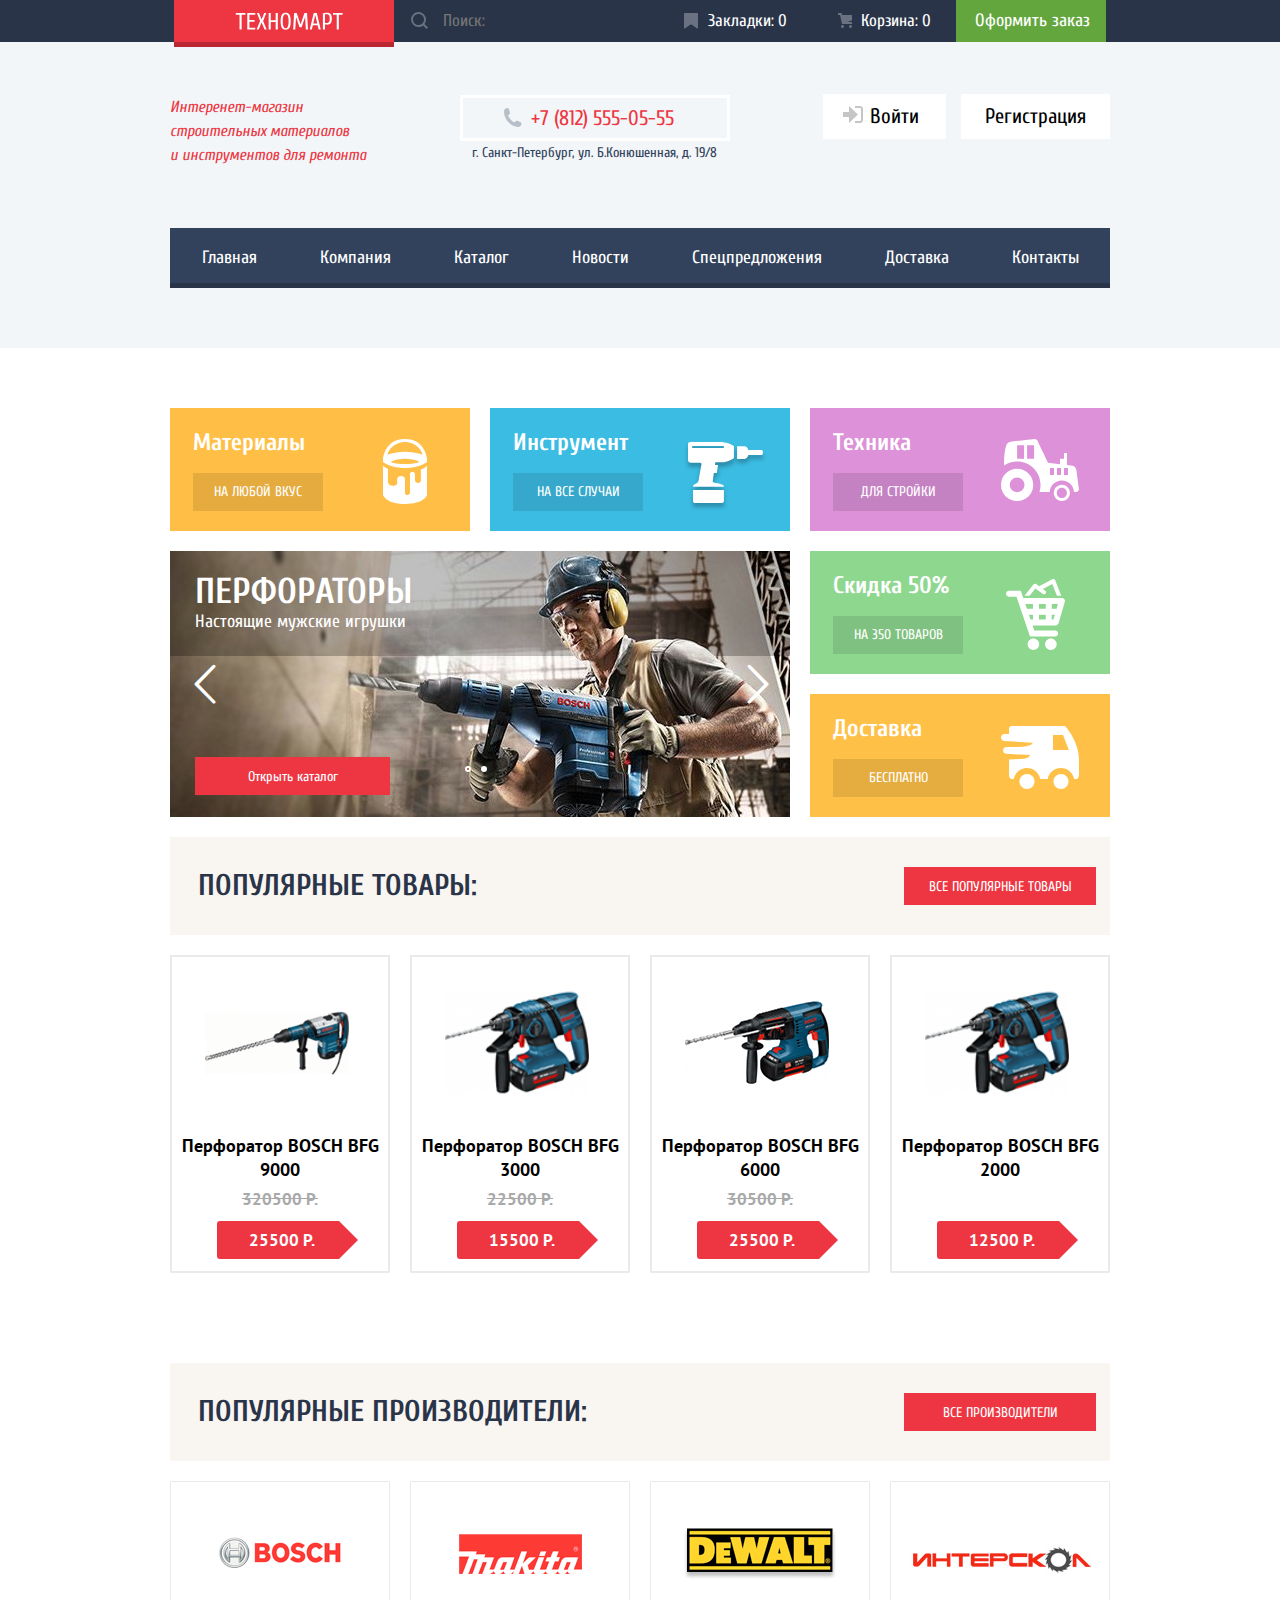
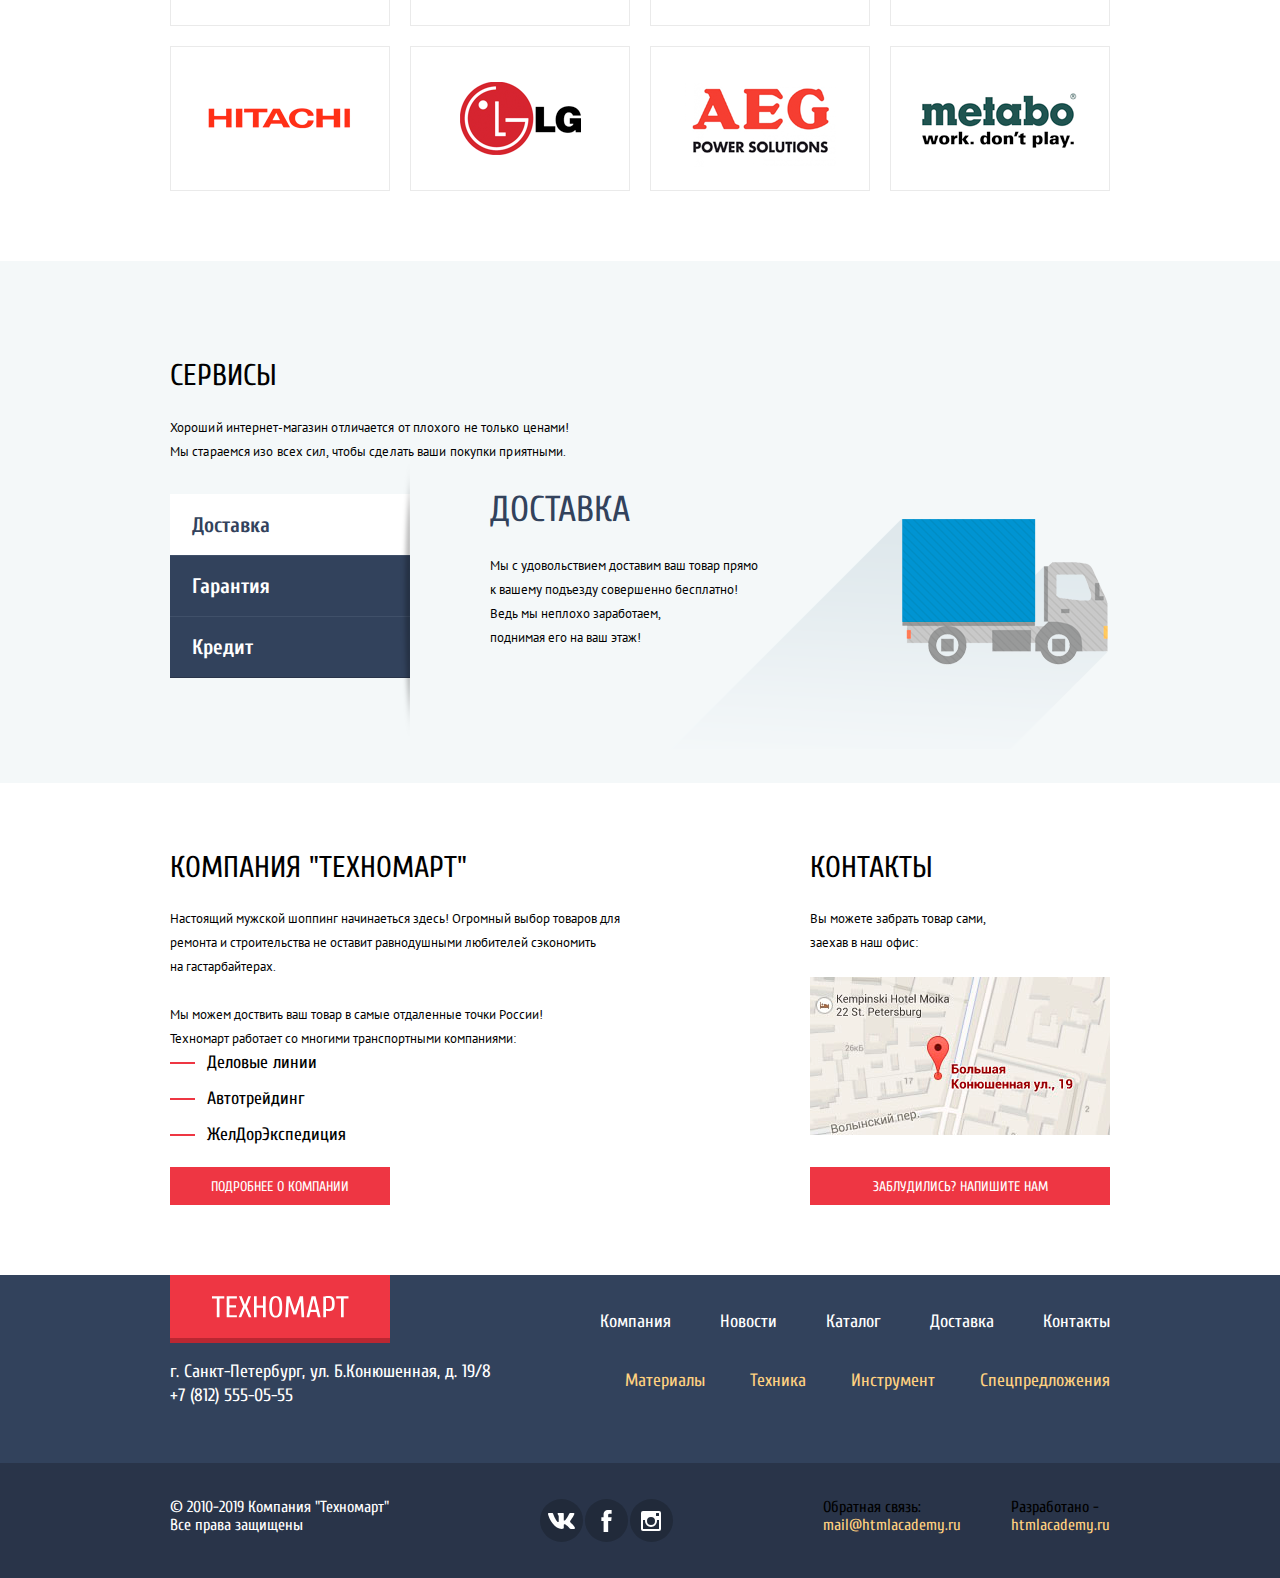
<file: index.html>
<!DOCTYPE html>
<html lang="ru" class="page">
  <head>
    <meta charset="utf-8">
    <title>HTML Academy: Техномарт</title>
	<link href="css/normalize.css" rel="stylesheet">
	<link href="css/style.min.css" rel="stylesheet">
	<link href="https://fonts.googleapis.com/css?family=Cuprum:400,400i,700" rel="stylesheet">
	<link href="https://fonts.googleapis.com/css?family=PT+Sans:400,700" rel="stylesheet">
  </head>
  <body>
	<header class="main-header">
		<div class="header-bar-wrapper">
			<div class="header-bar">
				<div class="logo-in-header">
					<a href="#"><img src="img/logo.svg" alt="Логотип Техномарт"></a>
				</div>
				<form action="https://echo.htmlacademy.ru" method="get" class="form-search">
					<input type="search" id="search-field" class="search-field" aria-label="Поиск по сайту" placeholder="Поиск:">
					<svg class="search-field-svg" width="17" height="17" viewBox="0 0 17 17">
						<path d="M17 15.586l-3.542-3.542A7.465 7.465 0 0 0 15 7.5 7.5 7.5 0 1 0 7.5 15c1.71 0 3.282-.579 4.544-1.542L15.586 17 17 15.586zM2 7.5C2 4.467 4.467 2 7.5 2 10.532 2 13 4.467 13 7.5c0 3.032-2.468 5.5-5.5 5.5A5.506 5.506 0 0 1 2 7.5z" fill="#ffffff">
						</path>
					</svg>
				</form>
				<a href="#" class="buttom-header-bookmarks">Закладки: 0</a>
				<a href="#" class="buttom-header-basket">Корзина: <span class="count">0</span></a>
				<a href="#" class="buttom-header-order">Оформить заказ</a>
			</div>
		</div>
		<div class="header-content-wrap">
			<div class="header-content">
				<div class="text-in-header">
					<p> Интеренет-магазин<br> строительных материалов<br> и инструментов для ремонта</p>
				</div>
				<section class="contacts-in-header">
					<h2 class="visually-hidden">Наши контакты</h2>
					<div class="contact-phone-wrap">
						<span class="contact-phone">+7 (812) 555-05-55</span>
					</div>
					<div class="adress">
						г. Санкт-Петербург, ул. Б.Конюшенная, д. 19/8
					</div>
				</section>
				<div class="user-block">
					<a href="#" class="user-entry">
						<svg width="21" height="17" viewBox="0 0 21 17" fill="none" xmlns="http://www.w3.org/2000/svg">
						<path d="M14.875 8.5L6 0V6H0V11H6V17L14.875 8.5Z" fill="#C5C5C5"/>
						<path d="M16.986 15.01H11.959V17H16.986C19.164 17 19.99 15.19 20.015 13.974V3.028C19.99 1.811 19.164 0 16.986 0H11.959V1.99H16.986C17.825 1.99 17.978 2.671 17.996 3.047V13.951C17.979 14.327 17.825 15.01 16.986 15.01Z" fill="#C5C5C5"/>
						</svg>Войти
					</a>
					<a href="#" class="user-registration">Регистрация</a>
				</div>
			</div>
	
			<nav>
				<ul class="main-navigation">
					<li class="main-navigation-item"><a href="#">Главная</a></li>
					<li class="main-navigation-item"><a href="#">Компания</a></li>
					<li class="main-navigation-item"><a href="catalog.html">Каталог</a></li>
					<li class="main-navigation-item"><a href="#">Новости</a></li>
					<li class="main-navigation-item"><a href="#">Спецпредложения</a></li>
					<li class="main-navigation-item"><a href="#">Доставка</a></li>
					<li class="main-navigation-item"><a href="#">Контакты</a></li>
				</ul>
			</nav>
		</div>
	</header>
	
	<main class="main-content">
		<section class="category-discount-slider">
			<h2 class="visually-hidden">Продукты и усулуги интерент-магазина</h2>
			<ul class="category-list list">
				<li class="category-item category-1">
					<h3>Материалы</h3>
					<a href="#">На любой вкус</a>
				</li>
				<li class="category-item category-2">
					<h3>Инструмент</h3>
					<a href="catalog.html">На все случаи</a>
				</li>
				<li class="category-item category-3">
					<h3>Техника</h3>
					<a href="#">Для стройки</a>
				</li>
			</ul>
			<section class="features-slider features-col-left">
				<input type="radio" class="features-slider-btn-1" id="features-slider-btn-1" name="features-toggle" checked>
                <input type="radio" class="features-slider-btn-2" id="features-slider-btn-2" name="features-toggle">
                <div class="features-slider-arrows">
                    <a class="features-slider-arrow icon-left" data-direction="left" href="#"></a>
                    <a class="features-slider-arrow icon-right" data-direction="right" href="#"></a>
                </div>
                <div class="features-slider-controls">
                    <label class="features-slider-control control-1" for="features-slider-btn-1"></label>
                    <label class="features-slider-control control-2" for="features-slider-btn-2"></label>
                </div>
                <div class="features-slider-inner">
                    <div class="features-slides">
                        <div class="features-slide">
                            <h2 class="features-slide-title">Перфораторы</h2>
                            <p class="features-slide-text">Настоящие мужские игрушки</p>
                            <a href="catalog.html" class="features-slide-btn btn">Открыть каталог</a>
                        </div>
                         <div class="features-slide ">
                            <h2 class="features-slide-title">Дрели</h2>
                            <p class="features-slide-text">Соседям на радость!</p>
                            <a href="catalog.html" class="features-slide-btn btn">Открыть каталог</a>
                        </div>
                    </div>
                </div>
			</section>
			<ul class="discount-list list">
				<li class="discount-item discount-1">
					<h3>Скидка 50%</h3>
					<a href="#">на 350 товаров</a>
				</li>
				<li class="discount-item discount-2">
					<h3>Доставка</h3>
					<a href="#">бесплатно</a>
				</li>
				
			</ul>
		</section>
	
		<article class="popular-products">
            <header>
                <h2>Популярные товары:</h2>
                <a href="catalog.html" class="buttom-all-products">Все популярные товары</a>
            </header>
           <section>
			<h2 class="visually-hidden">Список перфораторов</h2>
			<ul class="popular-product-list list">
				<li class="product-item">
					<img src="img/hummer-drill bosch bfg 9000.jpg" width="184" height="164" alt="Фото перфоратора BOSCH BFG 9000">
					<div class="product-name-wrapper"><a href="#" class="product-name">Перфоратор BOSCH BFG 9000</a></div>
					<p class="old-price">320500 P.</p>
					<p class="new-price">25500 P.</p>
					<div class="model-item-finalize">
						<a href="#" class="button-goods-buy">Купить</a>
						<a href="#" class="button-goods-bookmarks">В закладки</a>
					</div>
				</li>
				<li class="product-item">
					<img src="img/hummer-drill bosch bfg 3000.jpg" width="127" height="112" alt="Фото перфоратора BOSCH BFG 3000">
					<div class="product-name-wrapper"><a href="#" class="product-name">Перфоратор BOSCH BFG 3000</a></div>
					<p class="old-price">22500 P.</p>
					<p class="new-price">15500 P.</p>
					<div class="model-item-finalize">
						<a href="#" class="button-goods-buy">Купить</a>
						<a href="#" class="button-goods-bookmarks">В закладки</a>
					</div>
				</li>
				<li class="product-item">
					<img src="img/hummer-drill bosch bfg 6000.jpg" width="144" height="128" alt="Фото перфоратора BOSCH BFG 6000">
					<div class="product-name-wrapper"><a href="#" class="product-name">Перфоратор BOSCH BFG 6000</a></div>
					<p class="old-price">30500 P.</p>
					<p class="new-price">25500 P.</p>
					<div class="model-item-finalize">
						<a href="#" class="button-goods-buy">Купить</a>
						<a href="#" class="button-goods-bookmarks">В закладки</a>
					</div>
				</li>
				<li class="product-item">
					<img src="img/hummer-drill bosch bfg 3000.jpg" width="127" height="112" alt="Фото перфоратора BOSCH BFG 2000">
					<div class="product-name-wrapper"><a href="#" class="product-name">Перфоратор BOSCH BFG 2000</a></div>
					<p class="old-price hidden">0 Р.</p>
					<p class="new-price">12500 P.</p>
					<div class="model-item-finalize">
						<a href="#" class="button-goods-buy">Купить</a>
						<a href="#" class="button-goods-bookmarks">В закладки</a>
					</div>
				</li>
			</ul>
        </article>

        <article class="popular-brands">
            <header>
                <h2>Популярные производители:</h2>
                <a href="#" class="buttom-all-brands">Все производители</a>
            </header>
			<ul class="brands-list list">
				<li class="brand-item">
					<a href="#" href="#">
						<img src="img/bosch.png"  alt="Bosch">
					</a>
				</li>
				<li class="brand-item">
					<a href="#" href="#">
						<img src="img/Makita.png" alt="Makita">
					</a>
				</li>
				<li class="brand-item">
					<a href="#" href="#">
						<img src="img/DeWALT.png" alt="DeWalt">
					</a>
				</li>
				<li class="brand-item">
					<a href="#" href="#">
						<img src="img/Interskol.png" alt="Интерскол">
					</a>
				</li>
				<li class="brand-item">
					<a href="#" href="#">
						<img src="img/Hitachi.png" alt="Hitachi">
					</a>
				</li>
				<li class="brand-item">
					<a href="#" href="#">
						<img src="img/LG.png" alt="LG">
					</a>
				</li>
				<li class="brand-item">
					<a href="#" href="#">
						<img src="img/AEG.png" alt="AEG">
					</a>
				</li>
				<li class="brand-item">
					<a href="#" href="#">
						<img src="img/Metabo.png" alt="Metabo">
					</a>
				</li>
			</ul>
        </article>
		

		 <section class="service">
      <div class="service-title wrap">
        <h2 class="service-subtitle">Сервисы</h2>
        <p class="service-text">
          Хороший интернет-магазин отличается от плохого не только ценами!
          <br>Мы стараемся изо всех сил, чтобы сделать ваши покупки приятными.
        </p>
      </div>
      <div class="slider-service">
        <input type="radio" id="slider-service-button-1" class="slider-service-button-1" name="service-toggle" checked>
        <input type="radio" id="slider-service-button-2" class="slider-service-button-2" name="service-toggle">
        <input type="radio" id="slider-service-button-3" class="slider-service-button-3" name="service-toggle">
        <div class="slider-service-controls">
          <label for="slider-service-button-1">Доставка</label>
          <label for="slider-service-button-2">Гарантия</label>
          <label for="slider-service-button-3">Кредит</label>
        </div>
        <div class="slider-service-inner">
          <div class="slider-service-slides">
            <div class="service-slides  service-slides-1">
              <h3>Доставка</h3>
              <p>
                Мы с удовольствием доставим ваш товар прямо<br> к вашему подъезду совершенно бесплатно!
                <br> Ведь мы неплохо заработаем,
                <br> поднимая его на ваш этаж!
              </p>
            </div>
            <div class="service-slides service-slides-2">
              <h3>Гарантия</h3>
              <p>
                Если купленный у нас товар поломается, заискрит,
                <br>а также в случае пожара, спровоцированного его возгоранием,
                <br>вы всегда можете быть уверены в нашей гарантии. Мы обменяем
                <br>сгоревший товар на новый.
                <br> Дом уж восстановите как-нибудь сами.
              </p>
            </div>
            <div class="service-slides service-slides-3">
              <h3>Кредит</h3>
              <p>Залезть в долговую яму стало проще!
                <br>Кредитные консульт
              </p>
              <a href="#" class="button service-button">
                Отправить заявку
              </a>
            </div>
          </div>
        </div>
      </div>
    </section>
	<article class="about-company-wrap">
		<section class="about-company">
			<h2 class="visually-hidden">О компании</h2>
			<div class="about-company-title">Компания "Техномарт"</div>
			<p>Настоящий мужской шоппинг начинаеться здесь! Огромный выбор товаров для<br> ремонта и строительства не оставит равнодушными любителей
			сэкономить <br>на гастарбайтерах.</p>
			<p>Мы можем доствить ваш товар в самые отдаленные точки России!<br> Техномарт работает со многими транспортными компаниями:</p>
			<ul class="cooperating-list list">
				<li>Деловые линии</li>
				<li>Автотрейдинг</li>
				<li>ЖелДорЭкспедиция</li>
			</ul>
			<a href="#" class="more-details">Подробнее о компании</a>
		</section>
		<section class="map-wrap">
			<h2 class="how-find-us">Контакты</h2>
			<p>Вы можете забрать товар сами,<br> заехав в наш офис:</p>
			<div class="map">
				<img src="./img/mini-map.jpg" class="mini-map" width="300" height="158" alt="г. Санкт-Петербург, ул. Б. Конюшенная, д. 19/8">
			</div>
			<button class="button button-message write-us">Заблудились? Напишите нам</button>
		</section>
	</article>
	</main>
	
	<footer>
		<div class="footer-header-wrap">
			<div class="footer-header">
				<div>
					<div class="logo-in-footer">
						<a href="#" ><img src="img/logo.svg" alt="Логотип Техномарт"></a>
					</div>
					<section>
						<h2 class="visually-hidden">Наши контакты</h2>
						<p class="adress-in-footer">г. Санкт-Петербург, ул. Б.Конюшенная, д. 19/8</p>
						<p class="phone-in-footer">+7 (812) 555-05-55</p>
					</section>
				</div>
				<div>
					<ul class="nav-in-footer">
						<li><a href="#">Компания</a></li>
						<li><a href="#">Новости</a></li>
						<li><a href="#">Каталог</a></li>
						<li><a href="#">Доставка</a></li>
						<li><a href="#">Контакты</a></li>
					</ul>
					<ul class="additional-nav">
						<li><a href="#">Материалы</a></li>
						<li><a href="#">Техника</a></li>
						<li><a href="#">Инструмент</a></li>
						<li><a href="#">Спецпредложения</a></li>
					</ul>
				</div>
			</div>
		</div>
		<div class="footer-content-wrap">
			<div class="footer-content">
				<div class="all-rights-reserved">
					© 2010-2019 Компания "Техномарт"<br>Все права защищены
				</div>
				<section>
					<h2 class="visually-hidden">Социальные сети</h2>
					<ul class="social-networks list">
						<li class="buttom-social-button">
							<a class="social-button" href="#">
							<span class="visually-hidden">Вконтакте</span>
							<svg width="27" height="16" viewBox="0 0 128 76"><path d="M125,5.15c.89-3,0-5.15-4.23-5.15h-14a6,6,0,0,0-6.09,4S93.59,21.31,83.5,32.59c-3.26,3.26-4.74,4.3-6.52,4.3-.89,0-2.18-1-2.18-4V5.15c0-3.56-1-5.15-4-5.15h-22a3.37,3.37,0,0,0-3.56,3.22c0,3.37,5,4.15,5.56,13.64V37.48c0,4.52-.82,5.34-2.6,5.34-4.74,0-16.29-17.43-23.13-37.38C23.72,1.57,22.38,0,18.8,0H4.8C.8,0,0,1.88,0,4c0,3.71,4.75,22.1,22.1,46.42C33.67,67,50,76,64.8,76c8.9,0,10-2,10-5.45V58c0-4,.84-4.8,3.66-4.8,2.08,0,5.64,1,13.94,9C101.9,71.74,103.46,76,108.8,76h14c4,0,6-2,4.85-6s-5.8-9.64-11.81-16.4c-3.27-3.86-8.16-8-9.64-10.09-2.08-2.67-1.49-3.86,0-6.23,0,0,17-24,18.83-32.18Z" fill="#fff"/></svg>
							</a>
						</li>
						<li class="buttom-social-button">
							<a class="social-button" href="#">
							<span class="visually-hidden">Фейсбук</span>
							<svg width="19" height="22" viewBox="0 0 10.15 21.74"><path d="M3.34 1.12A4.77 4.77 0 0 1 6.53 0h3.61v3.81H7.81a1.07 1.07 0 0 0-1.09.83v2.55h3.42c-.08 1.23-.24 2.45-.41 3.67h-3v10.87H2.21V10.86H0V7.21h2.19V3.66a3.83 3.83 0 0 1 1.15-2.54z" fill="#fff"/></svg>
							</a>
						</li>
						<li class="buttom-social-button">
							<a class="social-button" href="#">
							<span class="visually-hidden">Инстаграм</span>
							<svg width="20" height="20" viewBox="0 0 20 20"><path d="M18 0H2a2 2 0 0 0-2 2v16a2 2 0 0 0 2 2h16a2 2 0 0 0 2-2V2a2 2 0 0 0-2-2zm-8 6a4 4 0 1 1-4 4 4 4 0 0 1 4-4zM2.5 18a.47.47 0 0 1-.5-.5V9h2.1a3.4 3.4 0 0 0-.1 1 6 6 0 1 0 12 0 3.4 3.4 0 0 0-.1-1H18v8.5a.47.47 0 0 1-.5.5zM18 4.5a.47.47 0 0 1-.5.5h-2a.47.47 0 0 1-.5-.5v-2a.47.47 0 0 1 .5-.5h2a.47.47 0 0 1 .5.5z" fill="#fff"/></svg>
							</a>
						</li>
					</ul>
				</section>
				<div class="authors-wrap">
					<p>Обратная связь:<br><a href="#" class="feedback">mail@htmlacademy.ru</a></p>
					<p>Разработано - <br><a href="https://htmlacademy.ru/intensive/htmlcss" class="authors">htmlacademy.ru</a></p>
				</div>
			</div>
		</div>
	</footer>

	

	<form action="https://echo.htmlacademy.ru" method="get" class="message-form">
        <button type="button" class="form-close">
          <span class="visually-hidden">
            Закрыть
          </span>
        </button>
        <div class="message-form-inner">
          <p class="message-name">
            <label for="name">Ваше имя:</label>
            <input type="text" id="name" name="name" placeholder="Имя Фамилия" required>
          </p>
          <p class="message-mail">
            <label for="mail">Ваш e-mail:</label>
            <input type="email" id="mail" name="mail" placeholder="email@example.com" required>
          </p>
          <p class="message-field">
            <label for="field-text">Текст письма:</label>
            <textarea name="field-text" id="field-text" placeholder="В свободной форме" required></textarea>
          </p>
        </div>
        <p class="button-message-field">
          <button type="submit" class="button button-message-submit">
            Отправить
          </button>
        </p>
    </form>

	<div class="popup-order">
        <p> Товар добавлен в корзину! </p>
        <div class="popup-order-inner">
      		<button type="submit" class="button checkout button-popup-order-process">Оформить заказ</button>
          	<a href="#" class="button button-popup-order-resume">Продолжить покупки</a>
        </div>
        <button type="button" class="popup-order-close">
          	<span class="visually-hidden">Закрыть</span>
        </button>
    </div>

    <div class="popup-map">
        <button type="button" class="map-close">
          <span class="visually-hidden">
            Закрыть
          </span>
        </button>
        <iframe src="https://www.google.com/maps/embed?pb=!1m14!1m8!1m3!1d1998.5673475288731!2d30.3192226!3d59.9393211!3m2!1i1024!2i768!4f13.1!3m3!1m2!1s0x4696310fca145cc1%3A0x42b32648d8238007!2z0JHQvtC70YzRiNCw0Y8g0JrQvtC90Y7RiNC10L3QvdCw0Y8g0YPQuy4sIDE5LzgsINCh0LDQvdC60YIt0J_QtdGC0LXRgNCx0YPRgNCzLCAxOTExODY!5e0!3m2!1sru!2sru!4v1536085822118"
          width="940" height="447" style="border:0" allowfullscreen></iframe>
        <img src="./img/map.jpg" width="940" height="447" alt="г. Санкт-Петербург, ул. Б. Конюшенная, д. 19/8">
    </div>
    <form action="https://echo.htmlacademy.ru" method="get" class="message-form">
        <button type="button" class="form-close">
          <span class="visually-hidden">
            Закрыть
          </span>
    </button>
	<script src="js/code.min.js"></script>
  </body>
</html>
</file>
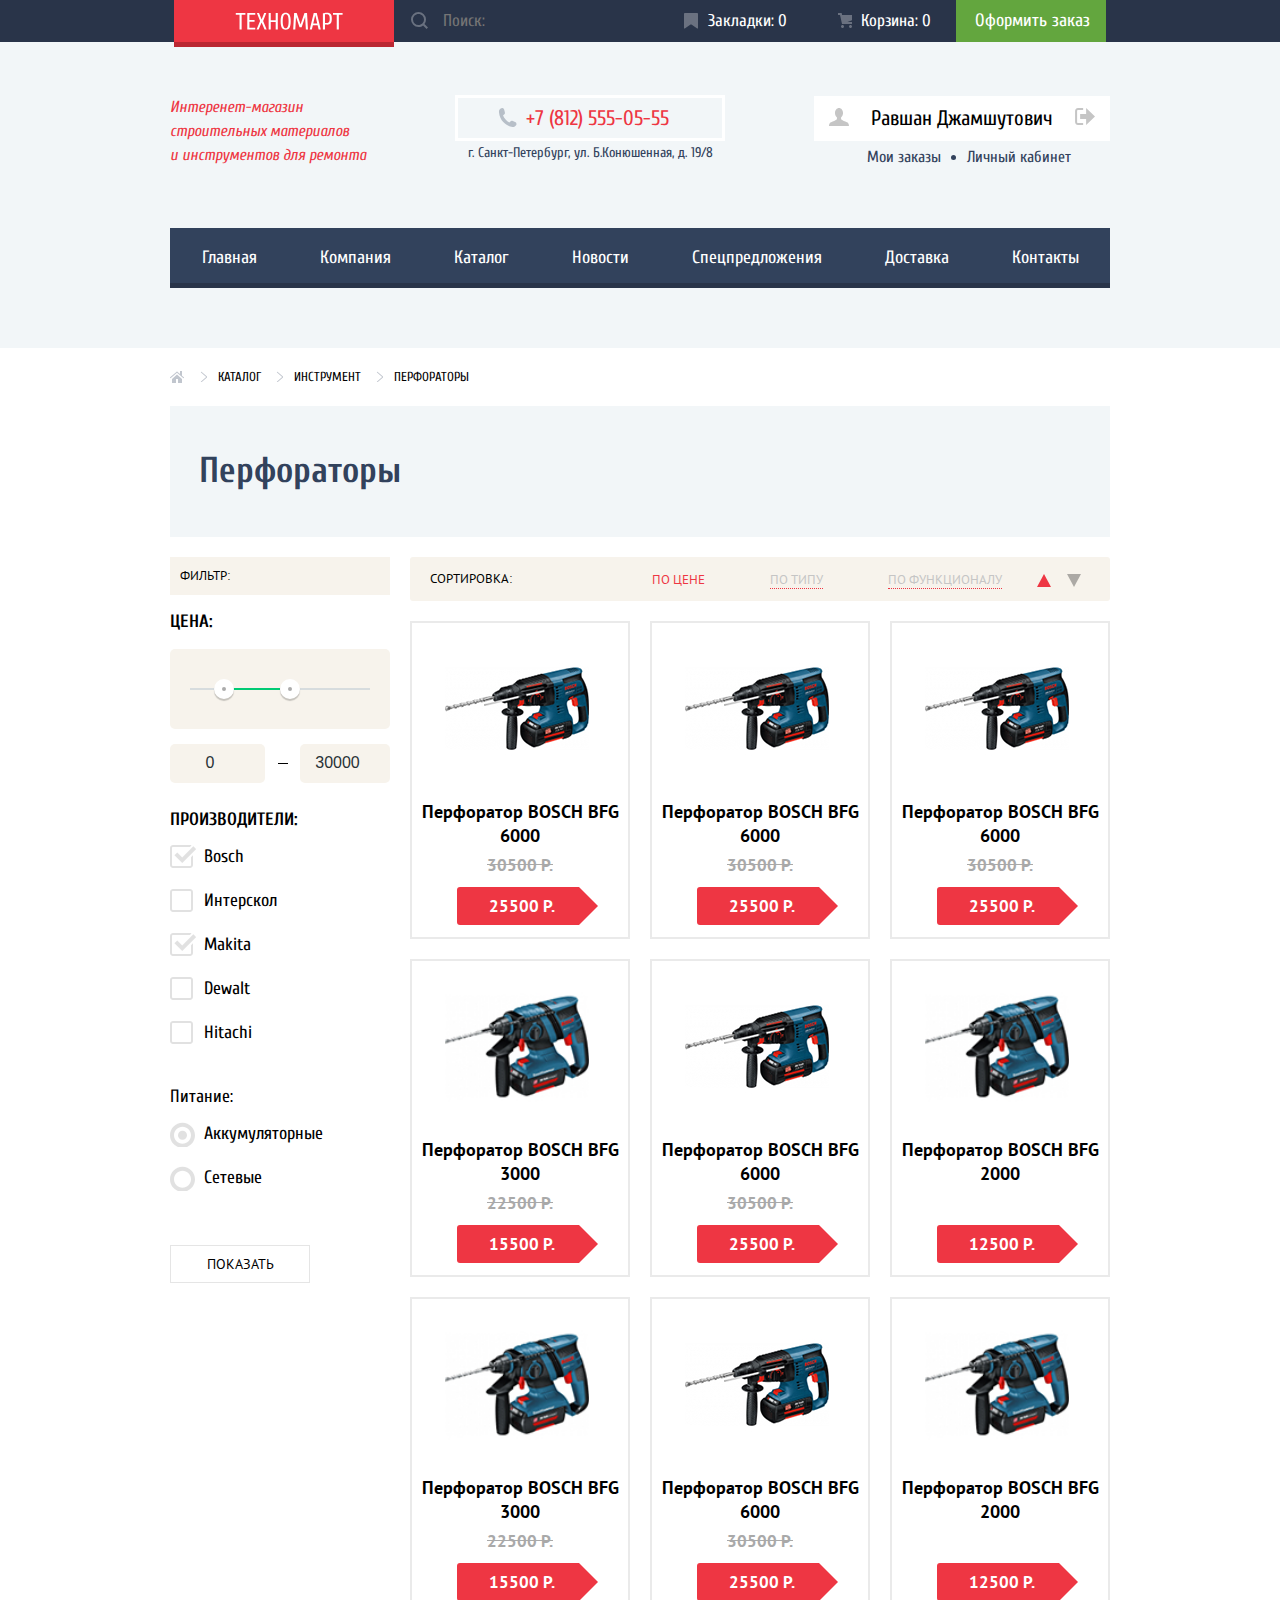
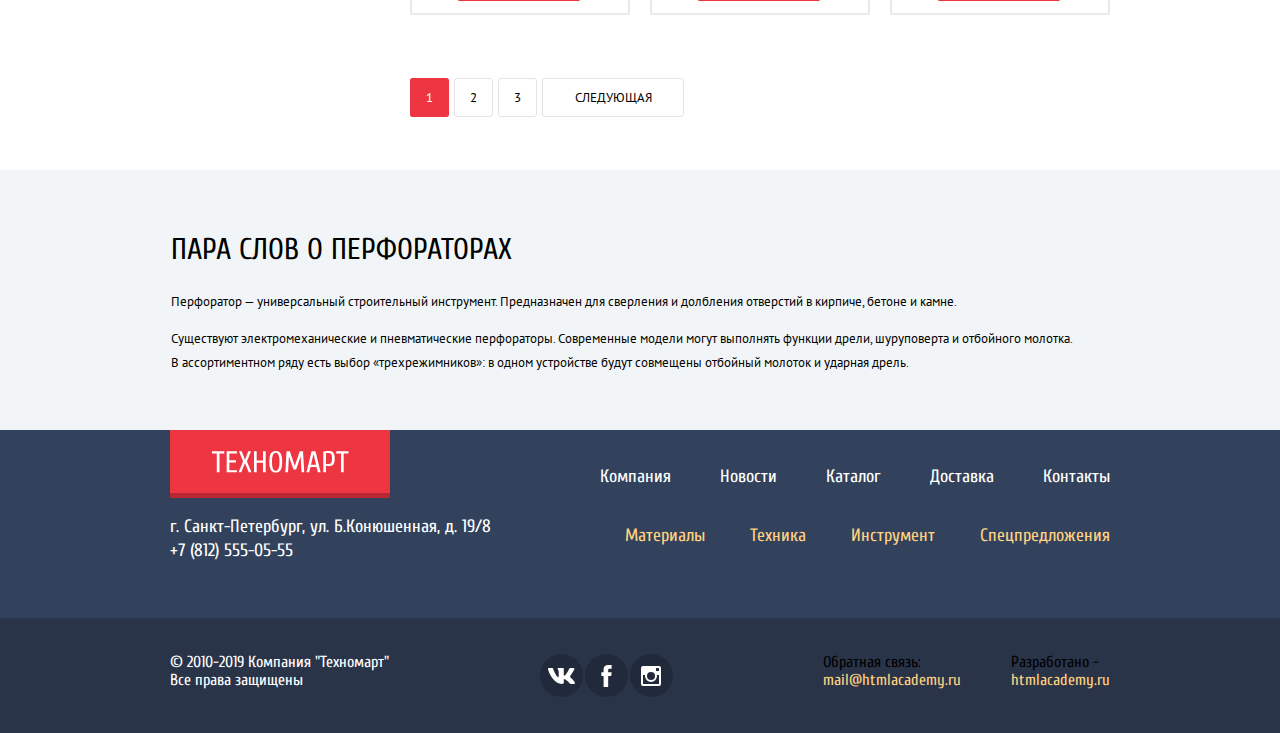
<file: catalog.html>
<!DOCTYPE html>
<html lang="ru">
  <head>
    <meta charset="utf-8">
    <title>HTML Academy: Техномарт</title>
	<link href="css/normalize.css" rel="stylesheet">
	<link href="css/style.min.css" rel="stylesheet">
	<link href="https://fonts.googleapis.com/css?family=Cuprum:400,400i,700" rel="stylesheet">
	<link href="https://fonts.googleapis.com/css?family=PT+Sans:400,700" rel="stylesheet">
  </head>
  <body>
	<header class="main-header">
		<div class="header-bar-wrapper">
			<div class="header-bar">
				<div class="logo-in-header">
					<a href="index.html"><img src="img/logo.svg" alt="Логотип Техномарт"></a>
				</div>
				<form action="https://echo.htmlacademy.ru" method="get" class="form-search">
					<input type="search" id="search-field" class="search-field" aria-label="Поиск по сайту" placeholder="Поиск:">
					<svg class="search-field-svg" width="17" height="17" viewBox="0 0 17 17">
						<path d="M17 15.586l-3.542-3.542A7.465 7.465 0 0 0 15 7.5 7.5 7.5 0 1 0 7.5 15c1.71 0 3.282-.579 4.544-1.542L15.586 17 17 15.586zM2 7.5C2 4.467 4.467 2 7.5 2 10.532 2 13 4.467 13 7.5c0 3.032-2.468 5.5-5.5 5.5A5.506 5.506 0 0 1 2 7.5z" fill="#ffffff">
						</path>
					</svg>
				</form>
				<a href="#" class="buttom-header-bookmarks">Закладки: 0</a>
				<a href="#" class="buttom-header-basket">Корзина: <span class="count">0</span></a>
				<a href="#" class="buttom-header-order">Оформить заказ</a>
			</div>
		</div>
		<div class="header-content-wrap">
			<div class="header-content">
				<div class="text-in-header">
					<p> Интеренет-магазин<br> строительных материалов<br> и инструментов для ремонта</p>
				</div>
				<section class="contacts-in-header">
					<h2 class="visually-hidden">Наши контакты</h2>
					<div class="contact-phone-wrap">
						<span class="contact-phone">+7 (812) 555-05-55</span>
					</div>
					<div class="adress">
						г. Санкт-Петербург, ул. Б.Конюшенная, д. 19/8
					</div>
				</section>
				<div class="account-wrap">
					<div class="account">
						<a href="#" class="account-name">
						  <svg width="20" height="18" viewBox="0 0 20 18" class="account-name-svg">
							<path fill="#C5C5C5" d="M17.881 14.166c-2.144-.735-4.256-1.666-5.207-2.39-.657-.501-.77-1.618-.517-2.415 1.118-.903 1.864-2.477 1.864-4.278C14.021 2.276 12.221 0 10 0S5.979 2.276 5.979 5.083c0 1.801.746 3.374 1.863 4.277.253.798.141 1.915-.517 2.416-.95.724-3.063 1.654-5.207 2.39S0 18 0 18h20s.025-3.099-2.119-3.834z"></path>
						  </svg> 
						  Равшан Джамшутович
						</a>
						<a href="#" class="account-exit">
						  <span class="visually-hidden">Выход</span>
						  <svg width="21" height="17" viewBox="0 0 21 17" class="account-exit-svg">
							<path fill="#C5C5C5" d="M21 8.5L12.125 0v6h-6v5h6v6z"></path>
							<path fill="#C5C5C5" d="M3.106 13.952V3.048c.018-.376.171-1.057 1.01-1.057h5.027V0H4.116C1.938 0 1.112 1.81 1.087 3.027v10.946C1.112 15.189 1.938 17 4.116 17h5.027v-1.99H4.116c-.839 0-.992-.683-1.01-1.058z"></path>
						  </svg>
						</a>
					</div>
					<ul class="account-nav">
						<li><a href="#">Мои заказы</a></li>
						<li><a href="#">Личный кабинет</a></li>
					</ul>
				</div>
			</div>
	
			<nav>
				<ul class="main-navigation">
					<li class="main-navigation-item"><a href="#">Главная</a></li>
					<li class="main-navigation-item"><a href="#">Компания</a></li>
					<li class="main-navigation-item"><a href="catalog.html">Каталог</a></li>
					<li class="main-navigation-item"><a href="#">Новости</a></li>
					<li class="main-navigation-item"><a href="#">Спецпредложения</a></li>
					<li class="main-navigation-item"><a href="#">Доставка</a></li>
					<li class="main-navigation-item"><a href="#">Контакты</a></li>
				</ul>
			</nav>
		</div>
	</header>
	
	
	<main>
		<div class="page-catalog-wrap">
			<div class="page-catalog">
				<div class="nav-list-wrap">
					<a href="index.html" class="to-main"><span class="visually-hidden">На главную</span></a>
					<ul class="nav-list list">
						<li><a href="catalog.html">Каталог</a></li>
						<li><a href="catalog.html">Инструмент</a></li>
						<li>Перфораторы</li>
					</ul>
				</div>
				
				<div class="main-heading">
					<h1>Перфораторы</h1>
				</div>
				
				<div class="filter">
				  <form action="https://echo.htmlacademy.ru" method="get">
					<p class="filter-caption">Фильтр:</p>
						
					<fieldset class="filter-price">
						<legend>Цена:</legend>
						<div class="range-filter">
						  <div class="range-controls">
							<div class="scale">
							  <div class="bar" style="
								width: 30%;
								margin-left: 20%
							  "></div>
							</div>
							<div class="toggle toggle-min" tabindex="0" style="
							  left: 20%
							"></div>
							<div class="toggle toggle-max" tabindex="0" style="
							  left: 50%
							"></div>
						  </div>
						  <div class="price-controls">
							<label class="min-price">
							  <span class="visually-hidden">от</span> <input type="number" name="min-price" value="0" step="500">
							</label>
							<div class="rectangle"></div>
							<label class="max-price">
							  <span class="visually-hidden">до</span> <input type="number" name="max-price" value="30000" step="500">
							</label>
						  </div>
						</div>
					</fieldset>
						
					<fieldset class="filter-maker">
					  <legend>Производители:</legend>
					  <ul class="filter-maker-list list">
						<li class="filter-maker-item">
						  <input class="filter-maker-checkbox visually-hidden" type="checkbox" name="bosch" id="bosch" value="bosch"
							checked>
						  <label for="bosch">Bosch</label>
						</li>
						<li class="filter-maker-item">
						  <input class="filter-maker-checkbox visually-hidden" type="checkbox" name="interskov" id="interskov"
							value="interskov">
						  <label for="interskov">Интерскол</label>
						</li>
						<li class="filter-maker-item">
						  <input class="filter-maker-checkbox visually-hidden" type="checkbox" name="makita" id="makita" value="makita"
							checked>
						  <label for="makita">Makita</label>
						</li>
						<li class="filter-maker-item">
						  <input class="filter-maker-checkbox visually-hidden" type="checkbox" name="dewalt" id="dewalt" value="dewalt">
						  <label for="dewalt">Dewalt</label>
						</li>
						<li class="filter-maker-item">
						  <input class="filter-maker-checkbox visually-hidden" type="checkbox" name="hitachi" id="hitachi" value="hitachi">
						  <label for="hitachi">Hitachi</label>
						</li>
					  </ul>
					</fieldset>
					<fieldset class="filter-power">
					  <legend>Питание:</legend>
					  <ul class="filter-power-list list">
						<li class="filter-power-item">
						  <input class="filter-power-radio visually-hidden" type="radio" name="power" id="accumulator" value="accumulator"
							checked>
						  <label for="accumulator">Аккумуляторные</label>
						</li>
						<li class="filter-power-item">
						  <input class="filter-power-radio visually-hidden" type="radio" name="power" id="volts" value="volts">
						  <label for="volts">Сетевые</label>
						</li>
					  </ul>
					</fieldset>
					<button type="submit" class="button-filter-submit">Показать</button>
				  </form>
				</div>
				
				<div class="catalog">
					<div class="perforators-sort">
						<p>Сортировка:</p>
						<ul class="sort-list list">
						  <li class="sort-item sort-item-activ">
							<a href="#">по цене</a>
						  </li>
						  <li class="sort-item">
							<a href="#">по типу</a>
						  </li>
						  <li class="sort-item">
							<a href="#">по функционалу</a>
						  </li>
						</ul>
					 	<div class="listing-sort">
							<a href="#" class="button-sort-increase button-sort-activ">
								<span class="visually-hidden">по возрастанию</span>
							</a>
							<a href="#" class="button-sort-decrease">
								<span class="visually-hidden">по убыванию</span>
							</a>
			            </div>
					 </div>
					<h2 class="visually-hidden">Список перфораторов</h2>
					<ul class="product-list list">
						<li class="product-item">
							<img src="img/hummer-drill bosch bfg 6000.jpg" alt="Фото перфоратора BOSCH BFG 6000">
							<div class="product-name-wrapper"><a href="#" class="product-name">Перфоратор BOSCH BFG 6000</a></div>
							<p class="old-price">30500 P.</p>
							<p class="new-price">25500 P.</p>
							<div class="model-item-finalize">
								<a href="#" class="button-goods-buy">Купить</a>
								<a href="#" class="button-goods-bookmarks">В закладки</a>
							</div>
						</li>
						<li class="product-item">
							<img src="img/hummer-drill bosch bfg 6000.jpg" alt="Фото перфоратора BOSCH BFG 6000">
							<div class="product-name-wrapper"><a href="#" class="product-name">Перфоратор BOSCH BFG 6000</a></div>
							<p class="old-price">30500 P.</p>
							<p class="new-price">25500 P.</p>
							<div class="model-item-finalize">
								<a href="#" class="button-goods-buy">Купить</a>
								<a href="#" class="button-goods-bookmarks">В закладки</a>
							</div>
						</li>
						<li class="product-item">
							<img src="img/hummer-drill bosch bfg 6000.jpg" alt="Фото перфоратора BOSCH BFG 6000">
							<div class="product-name-wrapper"><a href="#" class="product-name">Перфоратор BOSCH BFG 6000</a></div>
							<p class="old-price">30500 P.</p>
							<p class="new-price">25500 P.</p>
							<div class="model-item-finalize">
								<a href="#" class="button-goods-buy">Купить</a>
								<a href="#" class="button-goods-bookmarks">В закладки</a>
							</div>
						</li>
						<li class="product-item">
							<img src="img/hummer-drill bosch bfg 3000.jpg" alt="Фото перфоратора BOSCH BFG 3000">
							<div class="product-name-wrapper"><a href="#" class="product-name">Перфоратор BOSCH BFG 3000</a></div>
							<p class="old-price">22500 P.</p>
							<p class="new-price">15500 P.</p>
							<div class="model-item-finalize">
								<a href="#" class="button-goods-buy">Купить</a>
								<a href="#" class="button-goods-bookmarks">В закладки</a>
							</div>
						</li>
						<li class="product-item">
							<img src="img/hummer-drill bosch bfg 6000.jpg" alt="Фото перфоратора BOSCH BFG 6000">
							<div class="product-name-wrapper"><a href="#" class="product-name">Перфоратор BOSCH BFG 6000</a></div>
							<p class="old-price">30500 P.</p>
							<p class="new-price">25500 P.</p>
							<div class="model-item-finalize">
								<a href="#" class="button-goods-buy">Купить</a>
								<a href="#" class="button-goods-bookmarks">В закладки</a>
							</div>
						</li>
						<li class="product-item">
							<img src="img/hummer-drill bosch bfg 3000.jpg" alt="Фото перфоратора BOSCH BFG 2000">
							<div class="product-name-wrapper"><a href="#" class="product-name">Перфоратор BOSCH BFG 2000</a></div>
							<p class="old-price hidden">0</p>
							<p class="new-price">12500 P.</p>
							<div class="model-item-finalize">
								<a href="#" class="button-goods-buy">Купить</a>
								<a href="#" class="button-goods-bookmarks">В закладки</a>
							</div>
						</li>
						<li class="product-item">
							<img src="img/hummer-drill bosch bfg 3000.jpg" alt="Фото перфоратора BOSCH BFG 3000">
							<div class="product-name-wrapper"><a href="#" class="product-name">Перфоратор BOSCH BFG 3000</a></div>
							<p class="old-price">22500 P.</p>
							<p class="new-price">15500 P.</p>
							<div class="model-item-finalize">
								<a href="#" class="button-goods-buy">Купить</a>
								<a href="#" class="button-goods-bookmarks">В закладки</a>
							</div>
						</li>
						<li class="product-item">
							<img src="img/hummer-drill bosch bfg 6000.jpg" alt="Фото перфоратора BOSCH BFG 6000">
							<div class="product-name-wrapper"><a href="#" class="product-name">Перфоратор BOSCH BFG 6000</a></div>
							<p class="old-price">30500 P.</p>
							<p class="new-price">25500 P.</p>
							<div class="model-item-finalize">
								<a href="#" class="button-goods-buy">Купить</a>
								<a href="#" class="button-goods-bookmarks">В закладки</a>
							</div>
						</li>
						<li class="product-item">
							<img src="img/hummer-drill bosch bfg 3000.jpg" alt="Фото перфоратора BOSCH BFG 2000">
							<div class="product-name-wrapper"><a href="#" class="product-name">Перфоратор BOSCH BFG 2000</a></div>
							<p class="old-price hidden">0</p>
							<p class="new-price">12500 P.</p>
							<div class="model-item-finalize">
								<a href="#" class="button-goods-buy">Купить</a>
								<a href="#" class="button-goods-bookmarks">В закладки</a>
							</div>
						</li>
					</ul>
					<div class="catalog-pages">
						<a href="#" class="number-of-page current-page">1</a>
						<a href="#" class="number-of-page">2</a>
						<a href="#" class="number-of-page">3</a>
						<a href="#" class="to-next-page">Следующая</a>
					</div>
				</div>
			</div>
		</div>
		<div class="about-perforator-wrap">
			<section class="about-perforator">
				<h2>Пара слов о перфораторах</h2>
				<p>
					Перфоратор — универсальный строительный инструмент.
					Предназначен для сверления и долбления отверстий в кирпиче, бетоне и камне.
				</p>
				<p>
					Существуют электромеханические и пневматические перфораторы.
					Современные модели могут выполнять функции дрели, шуруповерта и отбойного молотка.<br>
					В ассортиментном ряду есть выбор «трехрежимников»:
					в одном устройстве будут совмещены отбойный молоток и ударная дрель.
				</p>
			</section>
		</div>
	</main>
	
	<footer>
		<div class="footer-header-wrap">
			<div class="footer-header">
				<div>
					<div class="logo-in-footer">
						<a href="index.html" ><img src="img/logo.svg" alt="Логотип Техномарт"></a>
					</div>
					<section>
						<h2 class="visually-hidden">Наши контакты</h2>
						<p class="adress-in-footer">г. Санкт-Петербург, ул. Б.Конюшенная, д. 19/8</p>
						<p class="phone-in-footer">+7 (812) 555-05-55</p>
					</section>
				</div>
				<div>
					<ul class="nav-in-footer">
						<li><a href="#">Компания</a></li>
						<li><a href="#">Новости</a></li>
						<li><a href="#">Каталог</a></li>
						<li><a href="#">Доставка</a></li>
						<li><a href="#">Контакты</a></li>
					</ul>
					<ul class="additional-nav">
						<li><a href="#">Материалы</a></li>
						<li><a href="#">Техника</a></li>
						<li><a href="#">Инструмент</a></li>
						<li><a href="#">Спецпредложения</a></li>
					</ul>
				</div>
			</div>
		</div>
		<div class="footer-content-wrap">
			<div class="footer-content">
				<div class="all-rights-reserved">
					© 2010-2019 Компания "Техномарт"<br>Все права защищены
				</div>
				<section>
					<h2 class="visually-hidden">Социальные сети</h2>
					<ul class="social-networks list">
						<li class="buttom-social-button">
							<a class="social-button" href="#">
							<span class="visually-hidden">Вконтакте</span>
							<svg width="27" height="16" viewBox="0 0 128 76"><path d="M125,5.15c.89-3,0-5.15-4.23-5.15h-14a6,6,0,0,0-6.09,4S93.59,21.31,83.5,32.59c-3.26,3.26-4.74,4.3-6.52,4.3-.89,0-2.18-1-2.18-4V5.15c0-3.56-1-5.15-4-5.15h-22a3.37,3.37,0,0,0-3.56,3.22c0,3.37,5,4.15,5.56,13.64V37.48c0,4.52-.82,5.34-2.6,5.34-4.74,0-16.29-17.43-23.13-37.38C23.72,1.57,22.38,0,18.8,0H4.8C.8,0,0,1.88,0,4c0,3.71,4.75,22.1,22.1,46.42C33.67,67,50,76,64.8,76c8.9,0,10-2,10-5.45V58c0-4,.84-4.8,3.66-4.8,2.08,0,5.64,1,13.94,9C101.9,71.74,103.46,76,108.8,76h14c4,0,6-2,4.85-6s-5.8-9.64-11.81-16.4c-3.27-3.86-8.16-8-9.64-10.09-2.08-2.67-1.49-3.86,0-6.23,0,0,17-24,18.83-32.18Z" fill="#fff"/></svg>
							</a>
						</li>
						<li class="buttom-social-button">
							<a class="social-button" href="#">
							<span class="visually-hidden">Фейсбук</span>
							<svg width="19" height="22" viewBox="0 0 10.15 21.74"><path d="M3.34 1.12A4.77 4.77 0 0 1 6.53 0h3.61v3.81H7.81a1.07 1.07 0 0 0-1.09.83v2.55h3.42c-.08 1.23-.24 2.45-.41 3.67h-3v10.87H2.21V10.86H0V7.21h2.19V3.66a3.83 3.83 0 0 1 1.15-2.54z" fill="#fff"/></svg>
							</a>
						</li>
						<li class="buttom-social-button">
							<a class="social-button" href="#">
							<span class="visually-hidden">Инстаграм</span>
							<svg width="20" height="20" viewBox="0 0 20 20"><path d="M18 0H2a2 2 0 0 0-2 2v16a2 2 0 0 0 2 2h16a2 2 0 0 0 2-2V2a2 2 0 0 0-2-2zm-8 6a4 4 0 1 1-4 4 4 4 0 0 1 4-4zM2.5 18a.47.47 0 0 1-.5-.5V9h2.1a3.4 3.4 0 0 0-.1 1 6 6 0 1 0 12 0 3.4 3.4 0 0 0-.1-1H18v8.5a.47.47 0 0 1-.5.5zM18 4.5a.47.47 0 0 1-.5.5h-2a.47.47 0 0 1-.5-.5v-2a.47.47 0 0 1 .5-.5h2a.47.47 0 0 1 .5.5z" fill="#fff"/></svg>
							</a>
						</li>
					</ul>
				</section>
				<div class="authors-wrap">
					<p>Обратная связь:<br><a href="#" class="feedback">mail@htmlacademy.ru</a></p>
					<p>Разработано - <br><a href="https://htmlacademy.ru/intensive/htmlcss" class="authors">htmlacademy.ru</a></p>
				</div>
			</div>
		</div>
	</footer>

	<div class="popup-order">
      <p>
        Товар добавлен в корзину!
      </p>
      <div class="popup-order-inner">
        <button type="submit" class="button checkout button-popup-order-process">Оформить заказ</button>
        <a href="#" class="button button-popup-order-resume">Продолжить покупки</a>
      </div>
      <button type="button" class="popup-order-close">
        <span class="visually-hidden">Закрыть</span>
      </button>
    </div>
    <script src="js/code.min.js"></script>
  </body>
</html>
</file>
<file: css/style.min.css>
*,::after,::before{box-sizing:border-box}:root{--basic-red:#EE3643;--basic-green:#63A63E;--basic-grey:#3D546F;--basic-greylight:#C5C5C5;--basic-light:#F1F5F7;--basic-lightgrey:#F2F6F8;--basic-white:#FFFFFF;--special-yellow:#FFBF47;--special-blue:#3BBCE3;--special-fuchsia:#DC91D8;--special-grey:#293449;--special-greylight:#32425C;--special-grey2:#A9A9A9;--special-grey3:#212A3A;--special-greenlight:#8ED78F;--special-yellowlight:#FFD180;--special-orangelight:#FFC047;--special-grey90:#E5E5E5;--special-brightgray:#EAEAEA;--special-biege:#F9F5F0;--special-biegelight:#f7f3ec;--basic-black:#000000;--complete:#5FBB2D;--warning:#FFBF47;--error:#BA2732}@font-face{font-family:symbols-technomart;src:url(../font/symbols-technomart.eot?22619757);src:url(../font/symbols-technomart.eot?22619757#iefix) format('embedded-opentype'),url(../font/symbols-technomart.woff?22619757) format('woff'),url(../font/symbols-technomart.ttf?22619757) format('truetype'),url(../font/symbols-technomart.svg?22619757#symbols-technomart) format('svg');font-weight:400;font-style:normal}[class*=' icon-']:before,[class^=icon-]:before{font-family:symbols-technomart;font-style:normal;font-weight:400;speak:none;display:inline-block;text-decoration:inherit;width:1em;margin-right:10px;text-align:center;opacity:1;font-variant:normal;text-transform:none;line-height:1em;margin-left:.2em;font-size:100%}.icon-left:before{content:'\3c'}.icon-right:before{content:'\3e'}.icon-left-big:before{content:'\2190'}.icon-right-big:before{content:'\2192'}.page{height:100%}body{min-width:960px;min-height:100%;display:grid;margin:0;padding:0;font-family:Cuprum,Regular,sans-serif;font-size:18px;line-height:24px;color:var(--basic-black);background-color:var(--basic-white);grid-template-rows:min-content 1fr min-content;align-content:start}a{text-decoration:none;color:var(--basic-white)}img{max-width:100%;height:auto}.hidden{visibility:hidden}.list{list-style:none;padding:0;margin:0}.header-bar-wrapper{background-color:var(--special-grey);display:flex;justify-content:center}.header-bar{background-color:var(--special-grey);display:flex;flex-wrap:wrap;justify-content:center;width:940px}.logo-in-footer,.logo-in-header{width:220px;height:42px;background-color:var(--basic-red);box-shadow:0 5px 0 0 var(--error);text-align:center;padding-top:12px;padding-bottom:12px;padding-left:61px;padding-right:51px}.logo-in-footer{display:inline-block;height:63px;padding-top:20px;padding-bottom:20px;padding-left:41px;padding-right:41px}.logo-in-footer img{width:138px;height:23px}.form-search{position:relative}.search-field{width:270px;border:none;outline:0;padding-left:49px}.search-field-svg{position:absolute;top:12px;left:17px}.search-field-svg path{opacity:.3}.buttom-header-basket,.buttom-header-bookmarks{padding-top:12px;padding-bottom:12px;padding-right:25px}.buttom-header-basket,.buttom-header-bookmarks,.search-field{min-height:42px;background-color:var(--special-grey);font-size:17px;line-height:18px;color:var(--basic-white)}.buttom-header-basket,.buttom-header-bookmarks{position:relative;padding-left:44px}.buttom-header-basket{padding-left:49px}.buttom-header-bookmarks::before{content:"";position:absolute;top:13px;left:20px;width:14px;height:16px;background-image:url(../img/icon-bookmark.svg);background-repeat:no-repeat;background-position:0 0;opacity:.3}.buttom-header-basket::before{content:"";position:absolute;top:13px;left:26px;width:14px;height:16px;background-image:url(../img/icon-cart.svg);background-repeat:no-repeat;background-position:0 0;opacity:.3}.buttom-header-basket:hover,.buttom-header-bookmarks:hover{background-color:#161d29}.buttom-header-order:hover,.button-goods-buy:hover{background-color:#5fbb2d}.buttom-header-basket:hover::before,.buttom-header-bookmarks:hover::before,.button-goods-buy:hover::before{opacity:1}.button-goods-buy:active{background-color:#518534}.button-goods-bookmarks:hover{border:solid 3px #32425c}.button-goods-bookmarks:active{border:solid 3px #d8d8d8;color:#d8d8d8}.search-field:hover+.search-field-svg path{opacity:1}.search-field:focus{outline:0;background-color:#fff;color:#000}.search-field:focus+.search-field-svg path{fill:var(--basic-red);opacity:1}.buttom-header-basket:active,.buttom-header-bookmarks:active,.buttom-header-order:active{color:rgba(255,255,255,.6);background-color:#161d29}.buttom-header-basket:active::before,.buttom-header-bookmarks:active::before{opacity:.5}.buttom-header-order:active{background-color:#518534}.logo-in-footer:hover,.logo-in-header:hover{opacity:.5}.header-content-wrap{background-color:var(--basic-lightgrey);display:flex;flex-wrap:wrap;flex-direction:column;align-items:center;padding-bottom:60px}.header-content{width:940px;display:flex;flex-wrap:wrap;justify-content:space-between;padding-top:37px;padding-bottom:45px;align-items:center}.buttom-header-order{width:150px;min-height:42px;text-align:center;background-color:var(--basic-green);padding-top:9px;padding-bottom:9px;padding-left:19px;padding-right:16px}.text-in-header{font-style:italic;font-size:16px;color:var(--basic-red)}.contacts-in-header{width:270px;height:72px;color:var(--special-greylight);font-size:14px;text-align:center}.contact-phone-wrap{box-sizing:border-box;padding-top:5px;padding-bottom:5px;width:270px;border:3px solid var(--basic-white);font-style:bold;font-size:21px;line-height:30px;color:var(--basic-red);background-image:url(../img/icon-phone.svg);background-repeat:no-repeat;background-position:40px 10px}.contact-phone{margin-left:15px}.user-block{padding-bottom:30px}.user-entry,.user-registration{display:inline-block;font-size:21px;line-height:21px;padding-bottom:12px;padding-top:12px;color:var(--basic-black);background-color:var(--basic-white)}.user-entry a{color:var(--basic-black)}.user-entry{position:relative;padding-left:20px;padding-right:27px;margin-right:10px}.user-entry svg{margin-right:6px}.account-nav a:hover,.account-nav li:hover,.user-entry:hover,.user-registration:hover{color:var(--basic-red)}.account:hover path,.user-entry:hover path{fill:var(--special-grey)}.account:active a,.user-entry:active,.user-registration:active{color:var(--basic-greylight)}.account:active path,.user-entry:active path{fill:var(--basic-greylight)}.user-registration{padding-left:24px;padding-right:24px}.additional-nav,.main-navigation,.nav-in-footer,.social-networks{margin:0;list-style:none}.main-navigation{width:940px;min-height:60px;background-color:var(--special-greylight);box-shadow:inset 0 -5px 0 var(--special-grey);display:flex;justify-content:space-around;flex-wrap:wrap;margin:0;padding:0}.main-navigation li{font-size:18px;line-height:24px;flex-grow:1;display:flex;justify-content:center}.main-navigation a{width:100%;display:flex;align-items:center;justify-content:center}.main-navigation li:focus,.main-navigation li:hover{background-color:var(--special-grey3)}.main-navigation li:active{opacity:.3}.additional-nav a{color:var(--special-yellowlight)}.nav-in-footer li:hover a{border-bottom:1px solid var(--basic-white)}.additional-nav li:hover a,.authors:hover,.feedback:hover{border-bottom:1px solid var(--special-yellowlight)}.nav-in-footer li:active a{border-bottom:none;opacity:.3}.additional-nav li:active a{border-bottom:none;opacity:.3}.authors:active,.feedback:active{border-bottom:none;color:var(--basic-red)}.social-button{display:flex;align-items:center;justify-content:center;width:43px;height:43px;background-color:var(--special-grey3);color:inherit;border-radius:50%}.social-button:hover{background-color:var(--basic-red)}.account{display:inline-block;position:relative;font-size:21px;line-height:21px;background-color:var(--basic-white);padding-top:12px;padding-bottom:12px;padding-left:57px;padding-right:57px}.account-name-svg{position:absolute;left:15px}.account-exit-svg{position:absolute;right:15px}.account a{color:var(--basic-black)}.account-wrap{font-family:Cuprum;font-style:normal;font-weight:400;font-size:16px;line-height:18px;display:flex;flex-direction:column;justify-content:center}.account-nav{margin:0;margin-top:7px;width:270px;display:flex;flex-wrap:wrap;justify-content:space-around}.account-nav,.account-nav a{color:var(--special-greylight)}.account-nav li:nth-child(1){list-style:none}.write-us{font-family:Cuprum;font-style:normal;font-weight:400;font-size:14px;line-height:18px;display:inline-block;border:none;text-decoration:none;color:var(--basic-white);text-transform:uppercase;background-color:var(--basic-red);width:300px;padding-top:11px;padding-bottom:9px;padding-left:60px;padding-right:60px}footer{background-color:var(--special-greylight)}.authors,.feedback{font-size:16px;line-height:18px;margin:0;color:var(--special-yellowlight)}.footer-header-wrap{display:flex;justify-content:center;padding-bottom:55px}.footer-header{width:940px;display:flex;flex-wrap:wrap;justify-content:space-between}.additional-nav,.nav-in-footer{display:flex;justify-content:space-between;width:550px;margin-top:35px}.additional-nav{width:525px;margin-left:25px}.footer-content-wrap{background-color:var(--special-grey);display:flex;justify-content:center}.footer-content{width:940px;display:flex;justify-content:space-between;padding-top:35px;padding-bottom:35px}.authors-wrap{font-size:16px;line-height:18px;display:flex}.feedback{margin-right:50px}.social-networks{display:flex}.buttom-social-button{margin:1px}.nav-list{grid-column:1/-1;position:relative;margin:0;margin-left:30px;display:flex;color:var(--basic-black);font-size:13px;line-height:18px;text-transform:uppercase}.nav-list li{margin-right:15px}.nav-list li{padding-left:18px;position:relative}.nav-list li::before{content:"";position:absolute;left:0;top:3px;width:7px;height:11px;background-image:url(../img/more-symbol.svg);background-position:0 0;background-repeat:no-repeat}.nav-list a{color:var(--basic-black);font-size:13px;line-height:18px;text-transform:uppercase}.nav-list-wrap{position:relative;margin:0}.to-main{content:"";position:absolute;margin:0;width:14px;height:12px;top:3px;left:0;background-image:url(../img/icon-home.svg);background-repeat:no-repeat}.main-content{padding-top:60px;display:flex;flex-direction:column;align-items:center}.page-catalog-wrap{display:flex;justify-content:center}.page-catalog{margin-top:20px;margin-bottom:60px;display:grid;gap:20px;grid-template-columns:220px 700px;align-content:start}.main-heading{grid-column:1/-1;width:940px;background-color:var(--basic-lightgrey);color:var(--special-greylight);padding-top:29px;padding-bottom:30px;padding-left:29px}.filter{margin-right:40px}.filter-caption{width:220px;height:38px;background-color:var(--special-biegelight);padding:10px 10px}.category-discount-slider{width:940px;display:flex;flex-wrap:wrap;flex-direction:row}.category-list{display:flex;flex-direction:row}.discount-list{display:flex;flex-direction:column;flex-wrap:wrap}.category-item,.discount-item{width:300px;min-height:123px;font-family:Cuprum;font-style:normal;color:var(--basic-white);padding-left:23px;margin-right:20px;margin-bottom:20px}.discount-item{margin-right:0;margin-left:20px}.category-item h3,.discount-item h3{margin:0;margin-bottom:15px}.category-1{background-color:var(--special-yellow);background-image:url(../img/icon-1.svg);background-repeat:no-repeat;background-position:213px 31px}.category-2{background-color:var(--special-blue);background-image:url(../img/icon-2.svg);background-repeat:no-repeat;background-position:194px 34px}.category-3{background-color:var(--special-fuchsia);background-image:url(../img/icon-3.svg);background-repeat:no-repeat;background-position:191px 31px}.discount-1{background-color:var(--special-greenlight);background-image:url(../img/icon-4.svg);background-repeat:no-repeat;background-position:196px 27px}.discount-2{background-color:var(--special-orangelight);background-image:url(../img/icon-5.svg);background-repeat:no-repeat;background-position:191px 32px}.category-item h3,.discount-item h3{font-weight:700;font-size:24px;line-height:30px;padding-top:20px}.category-item a,.discount-item a{display:inline-block;width:130px;height:38px;display:flex;font-weight:400;font-size:14px;line-height:18px;text-transform:uppercase;justify-content:center;align-items:center;background-color:rgba(0,0,0,.1)}.category-list a:hover,.discount-item a:hover{background-color:rgba(197,197,197,.3)}.category-list a:active,.discount-item a:active{background-color:rgba(131,131,131,.4)}.button.disabled,.button:disabled{cursor:default;opacity:.5}.brands-list{margin:0;padding-bottom:70px;width:940px;display:flex;flex-wrap:wrap;justify-content:space-between}.brand-item{width:220px;height:145px;margin-top:20px;border:1px solid var(--special-brightgray)}.brand-item a{width:100%;height:100%;display:flex;justify-content:center;align-items:center}.brand-item:hover{box-shadow:0 0 10px 2px rgba(0,0,0,.2)}.brand-item:active{box-shadow:0 0 10px 2px rgba(0,0,0,.2);opacity:.5}.service-wrap{background-color:var(--basic-light);width:100%;display:flex;justify-content:center}.service{width:940px;display:flex;flex-direction:column}.service-title{margin-top:65px;margin-bottom:25px}.slider{margin:0;padding-top:70px;padding-bottom:100px;display:flex}.slider-list{margin:0;width:100%}.slider-item{position:relative}.slide-title{margin:0;margin-bottom:30px}.slider-content{display:flex;flex-direction:column}.slide-img{margin:0;position:absolute;top:20px;right:0}.slider-controls{position:relative;display:flex;flex-direction:column;align-items:flex-start;margin-right:80px}.slider-controls::after{content:"";position:absolute;top:-50px;left:230px;width:10px;height:280px;background-image:url(../img/line-shadow.svg);background-repeat:no-repeat}.slider-controls button{margin:0;border:none;box-shadow:0 1px 0 var(--special-grey),inset 0 1px 0 #405069;text-align:left;width:240px;padding-top:14px;padding-bottom:17px;padding-left:22px;font-family:Cuprum;font-style:normal;font-weight:700;font-size:21px;line-height:30px;color:var(--basic-white);background-color:var(--special-greylight)}.slider-controls .current{box-shadow:none;background-color:var(--basic-white);color:var(--special-greylight)}.about-company-wrap{width:940px;display:flex;justify-content:space-between;margin:70px 0}.about-company{position:relative}.about-company h2,.footer-content p,.map-wrap h2{margin:0}.mini-map{cursor:pointer}.about-company-title,.how-find-us,.service h2,.slider-list h3{font-family:Cuprum;font-style:normal;font-weight:400;font-size:30px;line-height:30px;text-transform:uppercase}.about-company-wrap p,.about-perforator,.service p,.slider-list p{font-family:PT Sans;font-style:normal;font-weight:400;font-size:13px;line-height:24px;margin:0}.about-company-wrap p{margin-top:24px}.slide{display:none}.slide-current{display:block}.slider-controls button:hover:not(.current){background-color:var(--special-grey)}.cooperating-list li{position:relative;margin:0;padding-left:37px;padding-bottom:12px}.cooperating-list li:last-child{padding-bottom:0}.cooperating-list li:before{content:"";position:absolute;top:11px;left:0;width:25px;height:2px;background-image:url(../img/company-list-marker.svg);background-repeat:no-repeat}.button-filter-submit{font-family:PT Sans;font-size:14px;line-height:18px;text-transform:uppercase;color:#000;width:140px;padding-top:9px;padding-bottom:9px;background-color:var(--basic-white);border:solid 1px var(--special-grey90)}.popular-brands header,.popular-products header{display:flex;justify-content:space-between;align-items:center;width:940px;padding:30px 28px;padding-right:14px;background-color:var(--special-biege);color:var(--special-grey);text-transform:uppercase}.popular-brands header h2,.popular-products header h2{margin:0;font-size:30px;line-height:30px}.buttom-open-catalog,.button-popup-order-process,.button-popup-order-resume,.features-slide-btn,.more-details,.popular-brands header a,.popular-products header a{margin:0;display:inline-block;width:192px;height:38px;background-color:var(--basic-red);font-size:14px;line-height:18px;text-align:center;padding-top:11px;padding-bottom:11px}.buttom-all-brands:active,.buttom-open-catalog:active,.more-details:active,.write-us:active{background-color:var(--error)}.write-us:active{outline:0}.more-details{width:220px;text-transform:uppercase;margin-top:20px}.map{margin:0;margin-top:22px;margin-bottom:25px}.perforators-sort{width:700px;display:flex;align-items:center;flex-wrap:wrap;background-color:var(--special-biegelight);padding-top:10px;padding-bottom:10px;padding-right:10px;padding-left:20px;border-radius:3px}.filter-caption,.perforators-sort a,.perforators-sort p{margin:0;font-family:PT Sans;font-style:normal;font-weight:400;font-size:13px;line-height:18px;text-transform:uppercase}.sort-item a{border-bottom:1px dotted var(--basic-red)}.perforators-sort p{margin-right:140px}.perforators-sort a{color:var(--basic-greylight)}.sort-list{margin:0;display:flex}.sort-list li:not(:last-child){margin-right:65px}.sort-item-activ a{color:var(--basic-red);border:none}.sort-item:hover:not(.sort-item-activ) a{color:var(--basic-black)}.listing-sort{position:relative;width:55px}.button-sort-decrease,.button-sort-increase{content:"";display:block;position:absolute;border-left:7px solid transparent;border-right:7px solid transparent;border-bottom:13px solid rgba(0,0,0,.3);top:-5px;left:35px}.button-sort-activ{border-bottom:13px solid #ee3643}.button-sort-decrease:hover,.button-sort-increase:hover{border-left:6px solid transparent;border-right:6px solid transparent;border-bottom:13px solid #000}.button-sort-decrease{-webkit-transform:rotate(180deg);-ms-transform:rotate(180deg);transform:rotate(180deg);right:15px;left:65px}.popular-product-list{padding-bottom:70px;max-width:940px}.popular-product-list,.product-list{margin:0;padding-top:20px;display:flex;flex-wrap:wrap}.product-item{width:220px;height:318px;margin-bottom:20px;background-color:var(--basic-white);border:2px solid var(--special-brightgray)}.popular-product-list .product-item:not(:nth-child(4n)){margin-right:20px}.product-list .product-item:not(:nth-child(3n)){margin-right:20px}.product-item img{width:144px;height:128px;margin-top:22px;margin-left:33px;margin-right:43px;margin-bottom:28px}.product-name-wrapper{text-align:center}.product-name{font-family:'PT Sans',Arial,sans-serif;font-size:18px;line-height:20px;font-weight:700;width:160px;text-align:center;color:var(--basic-black)}.new-price,.old-price{font-family:'PT Sans',Arial,sans-serif;font-size:17px;line-height:18px;font-weight:700;text-transform:uppercase}.old-price{margin-top:7px;margin-bottom:13px;color:var(--special-grey2);text-align:center;text-decoration:line-through}.new-price{position:relative;margin:0;margin-left:45px;width:122px;border-radius:3px 0 0 3px;background-color:var(--basic-red);color:var(--basic-white);padding-top:10px;padding-bottom:10px;padding-left:32px}.new-price::after{content:"";position:absolute;width:0;height:0;border-top:19px solid transparent;border-left:19px solid var(--basic-red);border-bottom:19px solid transparent;left:122px;top:0}.model-item-finalize{display:none}.product-item:hover{border:none;box-shadow:0 0 10px 2px rgba(0,0,0,.2)}.product-item:hover .model-item-finalize{display:block}.product-item{display:flex;flex-direction:column}.model-item-finalize{position:absolute;width:218px;min-height:164px;background-color:var(--basic-white);align-self:flex-start}.button-goods-bookmarks,.button-goods-buy{display:block;margin:0 auto}.button-goods-bookmarks,.button-goods-buy{width:135px;border-radius:3px;font-size:14px;line-height:18px;text-transform:uppercase}.button-goods-buy{margin-top:49px;background-color:#63a63e;-webkit-box-shadow:inset 0 -3px 0 0 #367315;box-shadow:inset 0 -3px 0 0 #367315;color:var(--basic-white);padding-left:49px}.button-goods-bookmarks{color:var(--special-grey);margin-top:7px;border:solid 3px #63a63e;padding-left:32px;padding-top:8px;padding-bottom:8px}.button-goods-bookmarks,.button-goods-buy{padding-top:10px;padding-bottom:10px}.filter-maker,.filter-price{margin:0;margin-top:15px;margin-bottom:25px;padding:0;border:none}.range-filter{width:220px;margin-top:15px}.rectangle{width:10px;height:1px;background:var(--basic-black)}.filter-maker legend,.filter-price legend{font-size:18px;line-height:24px;text-transform:uppercase;font-weight:700}.range-controls{position:relative;height:80px;margin-bottom:15px;padding-top:39px;padding-right:20px;padding-left:20px;background-color:var(--special-biegelight);border-radius:5px}.range-controls .scale{height:2px;background:#d7dcde}.range-controls .bar{width:70%;height:2px;background:#00ca74}.range-controls .toggle{width:20px;height:20px;background:#ababab;border:8px solid #fff;border-radius:50%;-webkit-box-shadow:0 2px 1px 0 rgba(0,1,1,.2);box-shadow:0 2px 1px 0 rgba(0,1,1,.2);cursor:pointer;position:absolute;top:30px}.range-controls .toggle:active,.range-controls .toggle:focus{outline:0!important}.range-controls .toggle-min{left:18px}.range-controls .toggle-max{left:160px}.price-controls{display:flex;justify-content:space-between;align-items:center}.price-controls label{text-transform:uppercase;font-family:Roboto,Arial,sans-serif;font-size:16px}.price-controls input{width:95px;padding:10px;text-align:center;color:#283136;border:none;border-radius:5px;background:var(--special-biegelight);font-family:inherit;font-size:inherit}.price-controls .max-price input{width:90px}.service{min-height:522px;width:100%;display:flex;justify-content:center}.about-perforator,.service{background-color:#f4f8f9}.about-perforator{padding-bottom:30px}.about-perforator .wrap,.service-title{display:-webkit-box;display:-ms-flexbox;display:flex;-webkit-box-orient:vertical;-webkit-box-direction:normal;-ms-flex-direction:column;flex-direction:column}.service-subtitle{margin:0;font-size:30px;line-height:30px;font-weight:400;text-transform:uppercase;padding-top:66px;margin-bottom:25px}.about-perforator-caption{margin-bottom:25px}.service-text{font-family:'PT Sans',Arial,sans-serif;margin-top:25px;margin-bottom:38px;font-size:13px;line-height:24px;letter-spacing:.1px}.about-perforator-text{margin-top:0}.service-button{font-family:'PT Sans',Arial,sans-serif;font-size:13px;line-height:24px;margin-left:80px;margin-top:25px;width:195px;margin-bottom:110px;background-color:#ee3643;text-align:center}.slider-service{position:relative}.service-title,.slider-service{width:940px;display:-webkit-box;display:-ms-flexbox;display:flex;margin:0 auto}.slider-service input[type=radio]{display:none}.slider-service-inner{overflow:hidden}.slider-service-slides{width:2490px}.service-slides{float:left}.catalog-slides{width:620px;min-height:266px;background-color:var(--basic-black)}.service-slides{width:830px;min-height:285px}.service-slides h3{font-size:36px;line-height:36px;text-transform:uppercase}.catalog-slides h3{padding-top:22px}.service-slides h3{font-weight:400;color:#32425c;padding-top:28px;padding-left:80px}.service-slides h3,.service-slides p{margin:0}.service-slides p{font-family:'PT Sans',Arial,sans-serif;padding-top:26px;padding-left:80px}.service-slides-1 p,.service-slides-3 p{width:375px;margin-bottom:30px}.service-slides-2 p{width:500px}.slider-service-controls{display:-webkit-box;display:-ms-flexbox;display:flex;-webkit-box-orient:vertical;-webkit-box-direction:normal;-ms-flex-direction:column;flex-direction:column;margin-top:30px}.slider-service-controls label{width:240px;font-size:21px;line-height:30px;font-weight:700;color:var(--basic-white);background-color:var(--special-greylight);-webkit-box-shadow:0 1px 0 0 var(--special-grey),inset 0 1px 0 0 #405069;box-shadow:0 1px 0 0 var(--special-grey),inset 0 1px 0 0 #405069;padding-top:16px;padding-bottom:15px;padding-left:22px}.slider-service-controls label{cursor:pointer}.service-slides{background-repeat:no-repeat}.service-slides-1{background-image:url(../img/service-delivery.png);background-position:230px 55px}.service-slides-2{background-image:url(../img/service-guarantee.png);background-position:320px 30px}.service-slides-3{background-image:url(../img/service-credit.png);background-position:230px 30px}.service-button{padding:12px 50px;border-radius:5px;text-transform:uppercase}.slider-service-controls::after{content:"";position:absolute;background-repeat:no-repeat}.slider-service-controls::after{width:10px;height:279px;background-image:url(../img/service-border.png);top:0;left:230px}.slider-service-controls label:hover{background-color:#293449;-webkit-box-shadow:0 1px 0 0 #293449,inset 0 1px 0 0 #405069;box-shadow:0 1px 0 0 #293449,inset 0 1px 0 0 #405069}.slider-service-button-1:checked~.slider-service-controls label[for=slider-service-button-1],.slider-service-button-2:checked~.slider-service-controls label[for=slider-service-button-2],.slider-service-button-3:checked~.slider-service-controls label[for=slider-service-button-3]{background-color:#fff;-webkit-box-shadow:0 1px 0 0 #fff,inset 0 1px 0 0 #fff;box-shadow:0 1px 0 0 #fff,inset 0 1px 0 0 #fff;color:#32425c}.slider-service-button-1:checked~.slider-service-inner .slider-service-slides{-webkit-transform:translate(0);-ms-transform:translate(0);transform:translate(0)}.slider-service-button-2:checked~.slider-service-inner .slider-service-slides{-webkit-transform:translate(-830px);-ms-transform:translate(-830px);transform:translate(-830px)}.slider-service-button-3:checked~.slider-service-inner .slider-service-slides{-webkit-transform:translate(-1660px);-ms-transform:translate(-1660px);transform:translate(-1660px)}.filter-maker,.filter-power{border:none;margin:0;padding:0;color:var(--basic-black)}.filter-maker-list,.filter-power-list{margin-top:13px;position:relative}.filter-maker-item,.filter-power-item{padding-left:34px;margin-bottom:20px}.filter-maker{margin-bottom:20px}.filter-power{margin-bottom:35px}.filter-maker-checkbox+label::before,.filter-power-radio+label::before{content:"";position:absolute;background-repeat:no-repeat;left:0;opacity:.3}.filter-maker-checkbox+label::before{width:23px;height:23px;background-image:url(../img/checkbox-off.svg);opacity:.5}.filter-maker-checkbox:checked+label::before{width:26px;height:23px;background-image:url(../img/checkbox-on.svg);opacity:.5}.checkbox-block+label,.radio-block+label{opacity:.35}.filter-maker-item:hover .filter-maker-checkbox+label::before,.filter-power-item:hover .filter-power-radio+label::before{opacity:1}.filter-power-radio+label::before{width:25px;height:25px;background-image:url(../img/radio-off.svg);opacity:.5}.filter-power-radio:checked+label::before{width:25px;height:25px;background-image:url(../img/radio-on.svg);opacity:.5}.catalog-pages{margin:0;margin-top:50px}.current-page,.number-of-page,.to-next-page{font-family:PT Sans;font-style:normal;font-weight:400;font-size:13px;width:38px;height:38px;border:1px solid var(--special-grey90);border-radius:3px;padding-top:10px;padding-bottom:10px;padding-left:15px;padding-right:15px;color:var(--basic-black)}.current-page{cursor:default;border:1px solid var(--basic-red);color:var(--basic-white);background-color:var(--basic-red)}.to-next-page{text-transform:uppercase;padding-left:32px;padding-right:31px}.number-of-page:hover:not(.current-page),.to-next-page:hover{border-color:var(--basic-greylight)}.number-of-page:active:not(.current-page),.to-next-page:active{border-color:var(--basic-red)}.about-perforator-wrap{display:flex;justify-content:center;background-color:var(--basic-light)}.about-perforator{width:940px;height:260px;border:1px solid transparent;background-color:var(--basic-light);color:var(--basic-black);font-size:13px;line-height:24px}.about-perforator p{padding:0}.about-perforator h2{font-family:Cuprum;font-style:normal;font-weight:400;font-size:30px;line-height:30px;text-transform:uppercase;margin-top:64px}.adress-in-footer,.all-rights-reserved,.phone-in-footer{font-family:Cuprum;font-style:normal;font-weight:400;font-size:18px;line-height:24px;color:var(--basic-white);margin:0}.adress-in-footer{margin-top:22px}.all-rights-reserved{font-size:16px;line-height:18px}.visually-hidden{position:absolute;clip:rect(0 0 0 0);width:1px;height:1px;margin:-1px}.account-hidden,.message-form,.popup-map,.popup-order,.user-login-hidden{display:none}.modal-show{display:block;-webkit-animation:bounce .5s;animation:bounce .5s}.modal-show-map{display:block;-webkit-animation:bounce-map .3s;animation:bounce-map .3s}@-webkit-keyframes bounce{0%{-webkit-transform:translateY(-2000px);transform:translateY(-2000px)}70%{-webkit-transform:translateY(300px);transform:translateY(300px)}90%{-webkit-transform:translateY(-10px);transform:translateY(-10px)}100%{-webkit-transform:translateY(0);transform:translateY(0)}}@keyframes bounce{0%{-webkit-transform:translateY(-2000px);transform:translateY(-2000px)}70%{-webkit-transform:translateY(300px);transform:translateY(300px)}90%{-webkit-transform:translateY(-10px);transform:translateY(-10px)}100%{-webkit-transform:translateY(0);transform:translateY(0)}}@-webkit-keyframes bounce-map{0%{-webkit-transform:translateY(2000px);transform:translateY(2000px)}70%{-webkit-transform:translateY(-30px);transform:translateY(-30px)}90%{-webkit-transform:translateY(10px);transform:translateY(10px)}100%{-webkit-transform:translateY(0);transform:translateY(0)}}@keyframes bounce-map{0%{-webkit-transform:translateY(2000px);transform:translateY(2000px)}70%{-webkit-transform:translateY(-30px);transform:translateY(-30px)}90%{-webkit-transform:translateY(10px);transform:translateY(10px)}100%{-webkit-transform:translateY(0);transform:translateY(0)}}.modal-overlay{display:none;position:fixed;top:0;left:0;z-index:4;width:100%;height:100%;background-color:rgba(255,255,255,.6)}.popup-map{position:fixed;z-index:5;top:50%;margin-top:160px;left:50%;margin-left:480px;width:940px;min-height:446px;top:33px;left:0;-webkit-box-shadow:inset 0 5px 0 0 #ee3643,0 20px 40px 0 rgba(0,0,0,.75);box-shadow:inset 0 5px 0 0 #ee3643,0 20px 40px 0 rgba(0,0,0,.75)}.popup-map img{position:absolute;top:0;left:0;z-index:1;margin:0}.popup-map iframe{position:relative;z-index:2;border:none}.form-close,.map-close,.popup-order-close{top:0;right:0;border:0;background-color:transparent}.map-close{position:absolute;right:-40px}.form-close::after,.form-close::before,.map-close::after,.map-close::before,.popup-order-close::after,.popup-order-close::before{content:"";position:absolute;width:27px;height:4px;background-color:#ee3643;-webkit-transform:rotate(45deg);-ms-transform:rotate(45deg);transform:rotate(45deg);cursor:pointer;z-index:15}.form-close::after,.map-close::after,.popup-order-close::after{-webkit-transform:rotate(-45deg);-ms-transform:rotate(-45deg);transform:rotate(-45deg)}.map-close::after,.map-close::before{right:6px;top:17px}.message-form{position:fixed;left:50%;margin-left:-310px;top:50%;margin-top:-293px;z-index:6;width:620px;min-height:430px;background-color:#fff;-webkit-box-shadow:inset 0 5px 0 0 #ee3643,0 20px 40px 0 rgba(0,0,0,.75);box-shadow:inset 0 5px 0 0 #ee3643,0 20px 40px 0 rgba(0,0,0,.75)}.message-form-inner{margin:0 auto;width:460px;margin-top:50px;display:-webkit-box;display:-ms-flexbox;display:flex;-ms-flex-wrap:wrap;flex-wrap:wrap;-webkit-box-pack:justify;-ms-flex-pack:justify;justify-content:space-between;margin-bottom:30px}.message-form-inner p{margin:0}.message-form-inner label{font-size:18px;line-height:18px}.message-form-inner input[type=email],.message-form-inner input[type=text]{width:220px;height:38px;border-radius:3px;display:-webkit-box;display:-ms-flexbox;display:flex;margin-top:5px}.message-field{padding-top:20px}.message-form-inner textarea{width:460px;height:114px;resize:none;margin-top:5px}.message-form-inner input[type=email],.message-form-inner input[type=text],.message-form-inner textarea{border:solid 2px #dee3e4}.button-message-field{margin:0;width:620px;height:112px;background-color:#f4f4f4;text-align:center}.button-message-submit{border:none;width:460px;margin-top:37px;padding-top:12px;padding-bottom:12px;background-color:var(--basic-red);color:var(--basic-white);text-transform:uppercase}.message-form-inner input[type=email],.message-form-inner input[type=text],.message-form-inner textarea{font-family:'PT Sans',Arial,sans-serif;font-size:13px;line-height:18px;padding-left:14px}.message-form-inner textarea{padding-left:12px;padding-top:8px;border-radius:3px}.form-close::after,.form-close::before{right:6px;top:22px}.message-form-inner input[type=email]:hover,.message-form-inner input[type=text]:hover,.message-form-inner textarea:hover{border:solid 2px #b5b5b5}.message-form-inner input[type=email]:focus,.message-form-inner input[type=text]:focus,.message-form-inner textarea:focus{outline:0;border:solid 2px #ee3643}.popup-order{position:fixed;z-index:5;top:50%;margin-top:-141px;left:50%;margin-left:-310px;width:620px;min-height:282px;background-color:#fff;-webkit-box-shadow:inset 0 5px 0 0 #ee3643,0 20px 40px 0 rgba(0,0,0,.75);box-shadow:inset 0 5px 0 0 #ee3643,0 20px 40px 0 rgba(0,0,0,.75)}.popup-order p{margin:0;margin-top:70px;margin-left:180px;margin-bottom:69px;font-size:30px;line-height:30px;color:#000}.popup-order p::before{content:"";position:absolute;width:66px;height:66px;background-image:url(../img/icon-order.png);background-repeat:no-repeat;left:80px;top:55px}.popup-order-inner{min-height:112px;background-color:#f1f1f1;display:-webkit-box;display:-ms-flexbox;align-items:center;padding-top:35px;padding-left:79px}.button-popup-order-process,.button-popup-order-resume{border:none;width:220px;padding-top:12px;padding-bottom:12px;text-transform:uppercase}.button-popup-order-process{background-color:var(--basic-red);color:var(--basic-white);margin-right:20px}.button-popup-order-resume{color:var(--basic-black);background-color:var(--basic-white);text-align:center;padding-top:12px}.popup-order-close{position:absolute;left:579px;top:21px}.slider-catalog-button-1:checked~.slider-catalog-controls label[for=slider-catalog-button-1],.slider-catalog-button-2:checked~.slider-catalog-controls label[for=slider-catalog-button-2]{background-color:#ee3643}.slider-catalog-button-1:checked~.slider-catalog-inner .slider-catalog-slides{-webkit-transform:translate(0);-ms-transform:translate(0);transform:translate(0)}.slider-catalog-button-2:checked~.slider-catalog-inner .slider-catalog-slides{-webkit-transform:translate(-620px);-ms-transform:translate(-620px);transform:translate(-620px)}.features{margin:59px auto 33px auto}.features-col-left{float:left;margin-bottom:20px}.features-col-right{float:right;margin-bottom:20px}.features-item{position:relative;width:276px;padding-left:24px}.features-item:first-child{background-color:#f6b22d}.features-item:nth-child(2){background-color:#4aafde}.features-item:nth-child(3){background-color:#cc79d1}.features-item:nth-child(5){background-color:#85d179}.features-item:last-child{background-color:#f6b22d}.features-item:before{content:'';position:absolute;background-image:url(../img/sprite.png);background-repeat:no-repeat}.features-item:first-child:before{top:24%;right:14%;width:44px;height:65px;background-position:-93px -5px}.features-item:nth-child(2):before{top:27%;right:9%;width:75px;height:61px;background-position:-304px -5px}.features-item:nth-child(3):before{top:24%;right:10%;width:78px;height:62px;background-position:-147px -5px}.features-item:nth-child(5):before{top:21%;right:15%;width:59px;height:72px;background-position:-235px -5px}.features-item:last-child:before{top:26%;right:10%;width:78px;height:63px;background-position:-5px -5px}.flag-new:after{content:'';position:absolute;top:0;right:0;width:60px;height:59px;background-image:url(../img/sprite.png);background-repeat:no-repeat;background-position:-389px -5px}.features-item-title{width:170px;margin:21px 0 12px 0;padding:0;white-space:nowrap;overflow:hidden;font-size:24px;line-height:30px;font-family:Cuprum,Arial,sans-serif;font-weight:700;color:#fff}.features-item-btn{width:135px;margin-bottom:22px;background-color:rgba(0,0,0,.1)}.features-item-btn:hover{background-color:rgba(0,0,0,.2)}.features-item-btn:active{background-color:rgba(0,0,0,.3)}.features-slider{position:relative;width:620px}.features-slider input[type=radio]{display:none}.features-slider-arrows{position:relative}.features-slider-arrow{position:absolute;top:111px;font-size:45px;line-height:45px;color:#fff;background:0 0;text-decoration:none;cursor:pointer;z-index:50}.icon-left{left:0}.icon-right{right:0}.icon-left:before{margin-left:12px}.features-slider-controls{position:absolute;left:47.5%;bottom:36px;z-index:100;text-align:center;font-size:0}.features-slider-control{position:relative;display:inline-block;vertical-align:middle;width:6px;height:6px;border:2px solid #fff;background-color:#fff;border-radius:50%;cursor:pointer}.features-slider-control:first-child{margin-right:10px}.features-slider-btn-1:checked~.features-slider-controls .control-1,.features-slider-btn-2:checked~.features-slider-controls .control-2{background-color:#ca2c37}.features-slider-inner{overflow:hidden;background-repeat:no-repeat;background-color:#dda028}.features-slider-btn-1:checked~.features-slider-inner{background-image:url(../img/features_slide-1_perforator.jpg)}.features-slider-btn-2:checked~.features-slider-inner{background-image:url(../img/features_slide-2_drill.jpg)}.features-slides{width:200%;min-height:266px}.features-slider-btn-1:checked~.features-slider-inner .features-slides{-webkit-transform:translate(0);-ms-transform:translate(0);transform:translate(0)}.features-slider-btn-2:checked~.features-slider-inner .features-slides{-webkit-transform:translate(-620px);-ms-transform:translate(-620px);transform:translate(-620px)}.features-slide{float:left;width:620px;padding:23px 25px 22px 25px}.features-slide-title{margin:0;padding:0;white-space:nowrap;overflow:hidden;font-size:36px;line-height:36px;font-family:Cuprum,Arial,sans-serif;font-weight:700;text-transform:uppercase;color:#fff}.features-slide-text{margin:0 0 123px 0;padding:0;white-space:nowrap;overflow:hidden;font-size:18px;line-height:24px;color:var(--basic-white)}.features-slide-btn{width:195px}.count-active,.count-active:active,.count-active:hover{background-color:var(--basic-red)}
</file>
